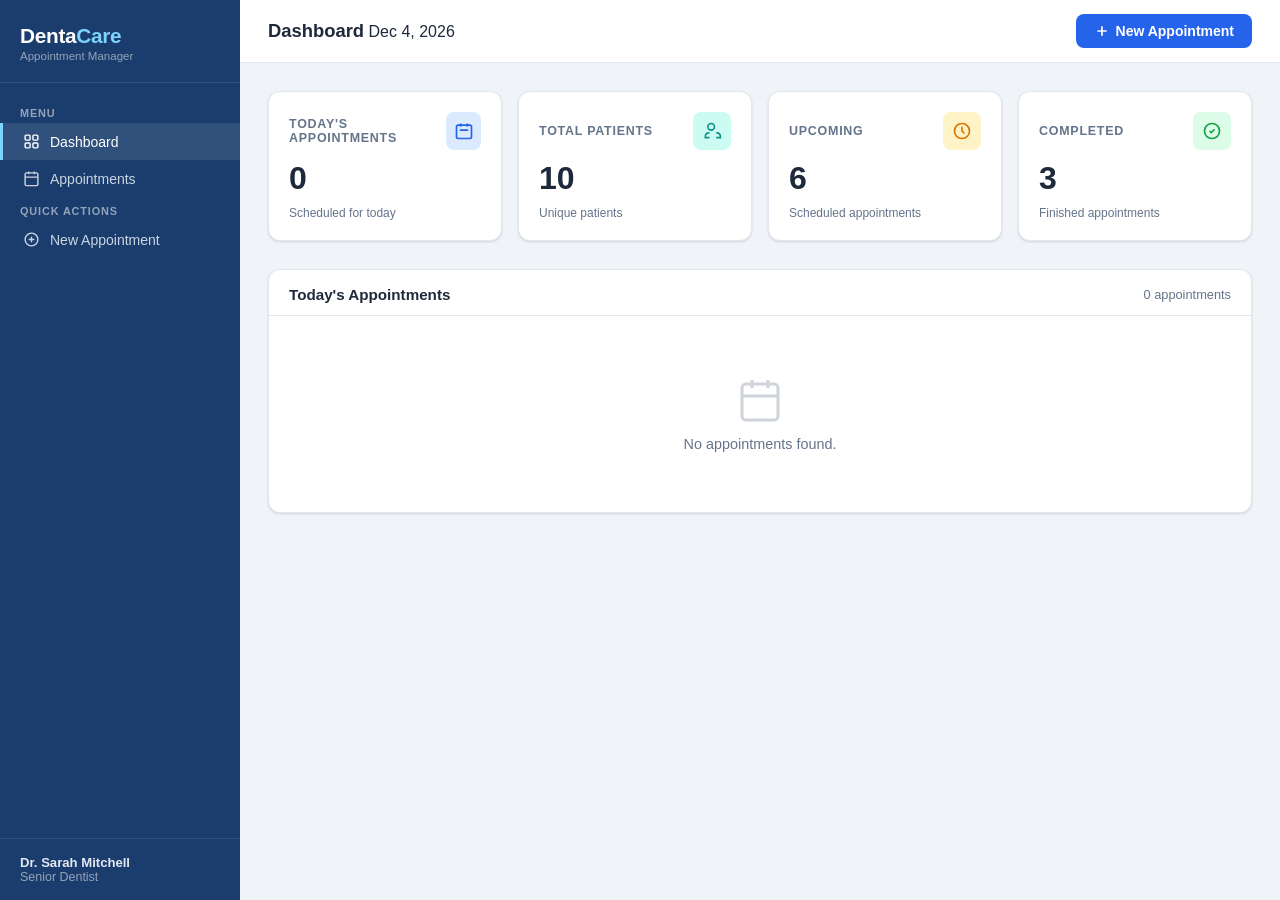
<file: index.html>
<!DOCTYPE html>
<html lang="en">
<head>
<meta charset="UTF-8">
<meta name="viewport" content="width=device-width, initial-scale=1.0">
<title>DentaCare — Appointment Manager</title>
<style>
  *, *::before, *::after { box-sizing: border-box; margin: 0; padding: 0; }

  :root {
    --blue-dark:  #1a3d6e;
    --blue:       #2563eb;
    --blue-light: #dbeafe;
    --teal:       #0d9488;
    --teal-light: #ccfbf1;
    --bg:         #f0f4f8;
    --white:      #ffffff;
    --card:       #ffffff;
    --border:     #e2e8f0;
    --text:       #1e293b;
    --muted:      #64748b;
    --red:        #dc2626;
    --red-light:  #fee2e2;
    --green:      #16a34a;
    --green-light:#dcfce7;
    --amber:      #d97706;
    --amber-light:#fef3c7;
    --shadow:     0 1px 3px rgba(0,0,0,.08), 0 1px 2px rgba(0,0,0,.06);
    --shadow-lg:  0 10px 25px rgba(0,0,0,.12);
    --radius:     12px;
    --radius-sm:  8px;
  }

  body {
    font-family: -apple-system, BlinkMacSystemFont, 'Segoe UI', Roboto, sans-serif;
    background: var(--bg);
    color: var(--text);
    min-height: 100vh;
  }

  /* ── Sidebar ── */
  .layout { display: flex; min-height: 100vh; }

  .sidebar {
    width: 240px; flex-shrink: 0;
    background: var(--blue-dark);
    color: #fff;
    display: flex; flex-direction: column;
    position: fixed; top: 0; left: 0; height: 100vh;
    z-index: 100;
  }

  .sidebar-brand {
    padding: 24px 20px 20px;
    border-bottom: 1px solid rgba(255,255,255,.1);
  }
  .sidebar-brand h1 { font-size: 1.3rem; font-weight: 700; letter-spacing: -.3px; }
  .sidebar-brand span { color: #7dd3fc; }
  .sidebar-brand p { font-size: .72rem; color: #94a3b8; margin-top: 2px; }

  .sidebar-nav { flex: 1; padding: 16px 0; }
  .nav-section { padding: 8px 20px 4px; font-size: .68rem; font-weight: 600;
    text-transform: uppercase; letter-spacing: .08em; color: #94a3b8; }
  .nav-item {
    display: flex; align-items: center; gap: 10px;
    padding: 10px 20px; cursor: pointer; font-size: .875rem;
    color: #cbd5e1; border-left: 3px solid transparent;
    transition: all .15s;
  }
  .nav-item:hover { background: rgba(255,255,255,.06); color: #fff; }
  .nav-item.active { background: rgba(255,255,255,.1); color: #fff; border-left-color: #7dd3fc; }
  .nav-item svg { width: 17px; height: 17px; flex-shrink: 0; }

  .sidebar-footer {
    padding: 16px 20px;
    border-top: 1px solid rgba(255,255,255,.1);
    font-size: .78rem; color: #94a3b8;
  }
  .sidebar-footer strong { display: block; color: #e2e8f0; font-size: .82rem; }

  /* ── Main ── */
  .main { margin-left: 240px; flex: 1; display: flex; flex-direction: column; }

  .topbar {
    background: var(--white); border-bottom: 1px solid var(--border);
    padding: 14px 28px; display: flex; align-items: center; justify-content: space-between;
    position: sticky; top: 0; z-index: 50;
  }
  .topbar-title { font-size: 1.15rem; font-weight: 700; color: var(--text); }
  .topbar-title span { color: var(--muted); font-weight: 400; font-size: .9rem; margin-left: 8px; }
  .btn-primary {
    display: inline-flex; align-items: center; gap: 6px;
    background: var(--blue); color: #fff; border: none;
    padding: 9px 18px; border-radius: var(--radius-sm);
    font-size: .875rem; font-weight: 600; cursor: pointer;
    transition: background .15s, transform .1s;
  }
  .btn-primary:hover { background: #1d4ed8; }
  .btn-primary:active { transform: scale(.98); }
  .btn-primary svg { width: 16px; height: 16px; }

  .content { padding: 28px; flex: 1; }

  /* ── Dashboard Cards ── */
  .stats-grid { display: grid; grid-template-columns: repeat(4,1fr); gap: 16px; margin-bottom: 28px; }

  .stat-card {
    background: var(--card); border-radius: var(--radius);
    padding: 20px; box-shadow: var(--shadow);
    display: flex; flex-direction: column; gap: 12px;
    border: 1px solid var(--border);
    transition: box-shadow .2s;
  }
  .stat-card:hover { box-shadow: var(--shadow-lg); }
  .stat-card-header { display: flex; align-items: center; justify-content: space-between; }
  .stat-label { font-size: .78rem; font-weight: 600; text-transform: uppercase;
    letter-spacing: .06em; color: var(--muted); }
  .stat-icon {
    width: 38px; height: 38px; border-radius: var(--radius-sm);
    display: flex; align-items: center; justify-content: center;
  }
  .stat-icon svg { width: 20px; height: 20px; }
  .stat-icon.blue { background: var(--blue-light); color: var(--blue); }
  .stat-icon.teal { background: var(--teal-light); color: var(--teal); }
  .stat-icon.green { background: var(--green-light); color: var(--green); }
  .stat-icon.amber { background: var(--amber-light); color: var(--amber); }
  .stat-value { font-size: 2rem; font-weight: 800; line-height: 1; }
  .stat-sub { font-size: .75rem; color: var(--muted); }

  /* ── Filters ── */
  .filters-bar {
    background: var(--card); border-radius: var(--radius);
    padding: 16px 20px; box-shadow: var(--shadow);
    border: 1px solid var(--border);
    display: flex; align-items: center; gap: 14px; flex-wrap: wrap;
    margin-bottom: 20px;
  }
  .filter-group { display: flex; align-items: center; gap: 8px; }
  .filter-group label { font-size: .8rem; font-weight: 600; color: var(--muted); white-space: nowrap; }
  .filter-input, .filter-select {
    border: 1px solid var(--border); border-radius: var(--radius-sm);
    padding: 7px 11px; font-size: .83rem; color: var(--text);
    background: var(--white); outline: none; transition: border-color .15s;
  }
  .filter-input:focus, .filter-select:focus { border-color: var(--blue); }
  .filter-input { min-width: 150px; }
  .btn-ghost {
    background: none; border: 1px solid var(--border);
    padding: 7px 14px; border-radius: var(--radius-sm);
    font-size: .83rem; font-weight: 500; cursor: pointer; color: var(--muted);
    transition: all .15s;
  }
  .btn-ghost:hover { border-color: var(--blue); color: var(--blue); }

  /* ── Table / List ── */
  .table-card {
    background: var(--card); border-radius: var(--radius);
    box-shadow: var(--shadow); border: 1px solid var(--border);
    overflow: hidden;
  }
  .table-header {
    padding: 16px 20px 12px;
    display: flex; align-items: center; justify-content: space-between;
    border-bottom: 1px solid var(--border);
  }
  .table-title { font-size: .95rem; font-weight: 700; }
  .table-count { font-size: .8rem; color: var(--muted); }

  table { width: 100%; border-collapse: collapse; }
  thead th {
    padding: 10px 16px; font-size: .75rem; font-weight: 700;
    text-transform: uppercase; letter-spacing: .06em; color: var(--muted);
    background: #f8fafc; text-align: left; border-bottom: 1px solid var(--border);
  }
  tbody tr { border-bottom: 1px solid var(--border); transition: background .1s; }
  tbody tr:last-child { border-bottom: none; }
  tbody tr:hover { background: #f8fafc; }
  tbody td { padding: 13px 16px; font-size: .875rem; vertical-align: middle; }

  .patient-cell { display: flex; align-items: center; gap: 10px; }
  .avatar {
    width: 34px; height: 34px; border-radius: 50%;
    display: flex; align-items: center; justify-content: center;
    font-size: .78rem; font-weight: 700; flex-shrink: 0;
  }
  .patient-name { font-weight: 600; }
  .patient-id { font-size: .72rem; color: var(--muted); }

  /* Status Badges */
  .badge {
    display: inline-flex; align-items: center; gap: 5px;
    padding: 4px 10px; border-radius: 999px;
    font-size: .72rem; font-weight: 700; text-transform: uppercase; letter-spacing: .04em;
  }
  .badge::before { content: ''; width: 6px; height: 6px; border-radius: 50%; background: currentColor; }
  .badge.scheduled { background: var(--blue-light); color: var(--blue); }
  .badge.completed  { background: var(--green-light); color: var(--green); }
  .badge.cancelled  { background: var(--red-light); color: var(--red); }

  /* Treatment chip */
  .treatment-chip {
    display: inline-block; padding: 3px 9px; border-radius: var(--radius-sm);
    font-size: .75rem; font-weight: 500; background: #f1f5f9; color: var(--muted);
    border: 1px solid var(--border);
  }

  /* Actions */
  .actions { display: flex; gap: 6px; }
  .btn-icon {
    width: 30px; height: 30px; border-radius: var(--radius-sm);
    display: inline-flex; align-items: center; justify-content: center;
    border: 1px solid var(--border); background: none; cursor: pointer;
    color: var(--muted); transition: all .15s;
  }
  .btn-icon:hover.edit  { border-color: var(--blue); color: var(--blue); background: var(--blue-light); }
  .btn-icon:hover.cancel { border-color: var(--red); color: var(--red); background: var(--red-light); }
  .btn-icon svg { width: 14px; height: 14px; }

  .empty-state {
    text-align: center; padding: 60px 20px; color: var(--muted);
  }
  .empty-state svg { width: 48px; height: 48px; margin: 0 auto 12px; opacity: .3; display: block; }
  .empty-state p { font-size: .9rem; }

  /* ── Modal ── */
  .modal-overlay {
    position: fixed; inset: 0; background: rgba(15,23,42,.5);
    backdrop-filter: blur(4px);
    display: flex; align-items: center; justify-content: center;
    z-index: 200; padding: 20px;
    opacity: 0; pointer-events: none; transition: opacity .2s;
  }
  .modal-overlay.open { opacity: 1; pointer-events: all; }

  .modal {
    background: var(--white); border-radius: var(--radius);
    box-shadow: var(--shadow-lg); width: 100%; max-width: 540px;
    max-height: 90vh; overflow-y: auto;
    transform: translateY(16px) scale(.98);
    transition: transform .2s;
  }
  .modal-overlay.open .modal { transform: translateY(0) scale(1); }

  .modal-header {
    padding: 20px 24px 16px;
    border-bottom: 1px solid var(--border);
    display: flex; align-items: center; justify-content: space-between;
  }
  .modal-header h2 { font-size: 1.05rem; font-weight: 700; }
  .modal-close {
    width: 30px; height: 30px; border-radius: var(--radius-sm);
    border: 1px solid var(--border); background: none; cursor: pointer;
    color: var(--muted); display: flex; align-items: center; justify-content: center;
    font-size: 1.1rem; transition: all .15s;
  }
  .modal-close:hover { background: var(--red-light); color: var(--red); border-color: var(--red); }

  .modal-body { padding: 20px 24px; }
  .form-grid { display: grid; grid-template-columns: 1fr 1fr; gap: 16px; }
  .form-group { display: flex; flex-direction: column; gap: 5px; }
  .form-group.full { grid-column: 1 / -1; }
  .form-group label { font-size: .8rem; font-weight: 600; color: var(--muted); }
  .form-control {
    border: 1px solid var(--border); border-radius: var(--radius-sm);
    padding: 9px 12px; font-size: .875rem; color: var(--text);
    background: var(--white); outline: none; transition: border-color .15s, box-shadow .15s;
    font-family: inherit; width: 100%;
  }
  .form-control:focus { border-color: var(--blue); box-shadow: 0 0 0 3px rgba(37,99,235,.1); }
  textarea.form-control { resize: vertical; min-height: 80px; }
  .form-control.error { border-color: var(--red); }
  .error-msg { font-size: .72rem; color: var(--red); }

  .modal-footer {
    padding: 16px 24px 20px;
    border-top: 1px solid var(--border);
    display: flex; gap: 10px; justify-content: flex-end;
  }
  .btn-secondary {
    background: none; border: 1px solid var(--border);
    padding: 9px 18px; border-radius: var(--radius-sm);
    font-size: .875rem; font-weight: 600; cursor: pointer; color: var(--muted);
    transition: all .15s;
  }
  .btn-secondary:hover { border-color: var(--blue); color: var(--blue); }

  /* Confirm dialog */
  .confirm-overlay {
    position: fixed; inset: 0; background: rgba(15,23,42,.5);
    backdrop-filter: blur(4px);
    display: flex; align-items: center; justify-content: center;
    z-index: 300; padding: 20px;
    opacity: 0; pointer-events: none; transition: opacity .2s;
  }
  .confirm-overlay.open { opacity: 1; pointer-events: all; }
  .confirm-box {
    background: var(--white); border-radius: var(--radius); padding: 28px 24px;
    max-width: 380px; width: 100%; box-shadow: var(--shadow-lg);
    text-align: center;
    transform: scale(.96); transition: transform .2s;
  }
  .confirm-overlay.open .confirm-box { transform: scale(1); }
  .confirm-icon { width: 52px; height: 52px; background: var(--red-light); border-radius: 50%;
    display: flex; align-items: center; justify-content: center; margin: 0 auto 14px; }
  .confirm-icon svg { width: 26px; height: 26px; color: var(--red); }
  .confirm-box h3 { font-size: 1rem; font-weight: 700; margin-bottom: 8px; }
  .confirm-box p { font-size: .875rem; color: var(--muted); margin-bottom: 20px; }
  .confirm-btns { display: flex; gap: 10px; justify-content: center; }
  .btn-danger {
    background: var(--red); color: #fff; border: none;
    padding: 9px 20px; border-radius: var(--radius-sm);
    font-size: .875rem; font-weight: 600; cursor: pointer;
    transition: background .15s;
  }
  .btn-danger:hover { background: #b91c1c; }

  /* Toast */
  .toast-container { position: fixed; bottom: 24px; right: 24px; z-index: 500;
    display: flex; flex-direction: column; gap: 8px; }
  .toast {
    background: var(--text); color: #fff;
    padding: 12px 18px; border-radius: var(--radius-sm);
    font-size: .83rem; font-weight: 500;
    box-shadow: var(--shadow-lg);
    display: flex; align-items: center; gap: 8px;
    transform: translateX(120%); transition: transform .3s cubic-bezier(.34,1.56,.64,1);
    max-width: 320px;
  }
  .toast.show { transform: translateX(0); }
  .toast.success { background: var(--green); }
  .toast.error { background: var(--red); }
  .toast svg { width: 16px; height: 16px; flex-shrink: 0; }

  /* Page views */
  .page { display: none; }
  .page.active { display: block; }

  /* Responsive */
  @media (max-width: 900px) {
    .stats-grid { grid-template-columns: repeat(2,1fr); }
    .sidebar { width: 200px; }
    .main { margin-left: 200px; }
  }
  @media (max-width: 640px) {
    .sidebar { display: none; }
    .main { margin-left: 0; }
    .stats-grid { grid-template-columns: 1fr 1fr; }
    .form-grid { grid-template-columns: 1fr; }
  }

  /* Avatar color palette */
  .av-0 { background: #dbeafe; color: #1d4ed8; }
  .av-1 { background: #dcfce7; color: #15803d; }
  .av-2 { background: #fce7f3; color: #be185d; }
  .av-3 { background: #fef9c3; color: #a16207; }
  .av-4 { background: #ede9fe; color: #6d28d9; }
  .av-5 { background: #ffedd5; color: #c2410c; }
  .av-6 { background: #ccfbf1; color: #0f766e; }
  .av-7 { background: #e0f2fe; color: #0369a1; }
</style>
</head>
<body>

<div class="layout">
  <!-- Sidebar -->
  <aside class="sidebar">
    <div class="sidebar-brand">
      <h1>Denta<span>Care</span></h1>
      <p>Appointment Manager</p>
    </div>
    <nav class="sidebar-nav">
      <div class="nav-section">Menu</div>
      <div class="nav-item active" onclick="showPage('dashboard', this)">
        <svg fill="none" stroke="currentColor" viewBox="0 0 24 24"><rect x="3" y="3" width="7" height="7" rx="1.5" stroke-width="2"/><rect x="14" y="3" width="7" height="7" rx="1.5" stroke-width="2"/><rect x="3" y="14" width="7" height="7" rx="1.5" stroke-width="2"/><rect x="14" y="14" width="7" height="7" rx="1.5" stroke-width="2"/></svg>
        Dashboard
      </div>
      <div class="nav-item" onclick="showPage('appointments', this)">
        <svg fill="none" stroke="currentColor" viewBox="0 0 24 24"><rect x="3" y="4" width="18" height="18" rx="2" stroke-width="2"/><path stroke-width="2" d="M16 2v4M8 2v4M3 10h18"/></svg>
        Appointments
      </div>
      <div class="nav-section">Quick Actions</div>
      <div class="nav-item" onclick="openModal()">
        <svg fill="none" stroke="currentColor" viewBox="0 0 24 24"><circle cx="12" cy="12" r="9" stroke-width="2"/><path stroke-width="2" d="M12 8v8M8 12h8"/></svg>
        New Appointment
      </div>
    </nav>
    <div class="sidebar-footer">
      <strong>Dr. Sarah Mitchell</strong>
      Senior Dentist
    </div>
  </aside>

  <!-- Main -->
  <div class="main">
    <header class="topbar">
      <div>
        <span class="topbar-title" id="page-title">Dashboard</span>
        <span id="page-date"></span>
      </div>
      <button class="btn-primary" onclick="openModal()">
        <svg fill="none" stroke="currentColor" viewBox="0 0 24 24"><path stroke-width="2.5" d="M12 5v14M5 12h14"/></svg>
        New Appointment
      </button>
    </header>

    <div class="content">

      <!-- Dashboard Page -->
      <div class="page active" id="page-dashboard">
        <div class="stats-grid" id="stats-grid"></div>
        <div class="table-card">
          <div class="table-header">
            <span class="table-title">Today's Appointments</span>
            <span class="table-count" id="today-count"></span>
          </div>
          <div id="today-table-body"></div>
        </div>
      </div>

      <!-- Appointments Page -->
      <div class="page" id="page-appointments">
        <div class="filters-bar">
          <div class="filter-group">
            <label>Date</label>
            <input type="date" class="filter-input" id="filter-date" oninput="applyFilters()">
          </div>
          <div class="filter-group">
            <label>Status</label>
            <select class="filter-select" id="filter-status" onchange="applyFilters()">
              <option value="">All Statuses</option>
              <option value="scheduled">Scheduled</option>
              <option value="completed">Completed</option>
              <option value="cancelled">Cancelled</option>
            </select>
          </div>
          <div class="filter-group">
            <label>Treatment</label>
            <select class="filter-select" id="filter-treatment" onchange="applyFilters()">
              <option value="">All Treatments</option>
            </select>
          </div>
          <button class="btn-ghost" onclick="clearFilters()">Clear</button>
        </div>
        <div class="table-card">
          <div class="table-header">
            <span class="table-title">All Appointments</span>
            <span class="table-count" id="all-count"></span>
          </div>
          <div id="all-table-body"></div>
        </div>
      </div>

    </div>
  </div>
</div>

<!-- Add/Edit Modal -->
<div class="modal-overlay" id="modal-overlay" onclick="handleOverlayClick(event)">
  <div class="modal">
    <div class="modal-header">
      <h2 id="modal-title">New Appointment</h2>
      <button class="modal-close" onclick="closeModal()">&#x2715;</button>
    </div>
    <div class="modal-body">
      <div class="form-grid">
        <div class="form-group full">
          <label>Patient Name *</label>
          <input type="text" class="form-control" id="f-name" placeholder="Full name">
          <span class="error-msg" id="err-name"></span>
        </div>
        <div class="form-group">
          <label>Date *</label>
          <input type="date" class="form-control" id="f-date">
          <span class="error-msg" id="err-date"></span>
        </div>
        <div class="form-group">
          <label>Time *</label>
          <input type="time" class="form-control" id="f-time">
          <span class="error-msg" id="err-time"></span>
        </div>
        <div class="form-group">
          <label>Treatment Type *</label>
          <select class="form-control" id="f-treatment">
            <option value="">Select treatment</option>
            <option>Cleaning</option>
            <option>Filling</option>
            <option>Root Canal</option>
            <option>Extraction</option>
            <option>Whitening</option>
            <option>Checkup</option>
            <option>Crown</option>
            <option>Braces</option>
          </select>
          <span class="error-msg" id="err-treatment"></span>
        </div>
        <div class="form-group">
          <label>Dentist *</label>
          <select class="form-control" id="f-dentist">
            <option value="">Select dentist</option>
            <option>Dr. Sarah Mitchell</option>
            <option>Dr. James Okafor</option>
            <option>Dr. Lisa Chen</option>
            <option>Dr. Robert Hayes</option>
          </select>
          <span class="error-msg" id="err-dentist"></span>
        </div>
        <div class="form-group full">
          <label>Notes</label>
          <textarea class="form-control" id="f-notes" placeholder="Any special notes or concerns&#x2026;"></textarea>
        </div>
      </div>
    </div>
    <div class="modal-footer">
      <button class="btn-secondary" onclick="closeModal()">Cancel</button>
      <button class="btn-primary" onclick="saveAppointment()">
        <svg fill="none" stroke="currentColor" viewBox="0 0 24 24"><path stroke-width="2.5" d="M5 13l4 4L19 7"/></svg>
        <span id="modal-save-text">Save Appointment</span>
      </button>
    </div>
  </div>
</div>

<!-- Confirm Cancel Dialog -->
<div class="confirm-overlay" id="confirm-overlay">
  <div class="confirm-box">
    <div class="confirm-icon">
      <svg fill="none" stroke="currentColor" viewBox="0 0 24 24"><path stroke-width="2" d="M12 9v4m0 4h.01M10.29 3.86L1.82 18a2 2 0 001.71 3h16.94a2 2 0 001.71-3L13.71 3.86a2 2 0 00-3.42 0z"/></svg>
    </div>
    <h3>Cancel Appointment?</h3>
    <p>This appointment will be marked as cancelled. This action cannot be undone.</p>
    <div class="confirm-btns">
      <button class="btn-secondary" onclick="closeConfirm()">Keep It</button>
      <button class="btn-danger" onclick="confirmCancel()">Yes, Cancel</button>
    </div>
  </div>
</div>

<!-- Toast -->
<div class="toast-container" id="toast-container"></div>

<script>
// ── State ──────────────────────────────────────────────
const TODAY = new Date().toISOString().slice(0, 10);

let appointments = [
  { id:1,  name:"Emma Thompson",   date:"2026-06-04", time:"09:00", treatment:"Cleaning",   dentist:"Dr. Sarah Mitchell", notes:"Regular 6-month cleaning.",                status:"scheduled"  },
  { id:2,  name:"Carlos Rivera",   date:"2026-06-04", time:"10:30", treatment:"Filling",    dentist:"Dr. James Okafor",   notes:"Lower-left molar, composite resin.",      status:"scheduled"  },
  { id:3,  name:"Priya Sharma",    date:"2026-06-04", time:"14:00", treatment:"Checkup",    dentist:"Dr. Lisa Chen",      notes:"",                                        status:"completed"  },
  { id:4,  name:"David Kim",       date:"2026-06-03", time:"11:00", treatment:"Root Canal", dentist:"Dr. Robert Hayes",   notes:"Severe pain reported last visit.",         status:"completed"  },
  { id:5,  name:"Sofia Andersen",  date:"2026-06-03", time:"15:30", treatment:"Whitening",  dentist:"Dr. Sarah Mitchell", notes:"Patient requested max shade.",             status:"cancelled"  },
  { id:6,  name:"James O'Brien",   date:"2026-06-05", time:"08:30", treatment:"Crown",      dentist:"Dr. Lisa Chen",      notes:"Temporary crown placed last visit.",       status:"scheduled"  },
  { id:7,  name:"Aisha Patel",     date:"2026-06-05", time:"13:00", treatment:"Braces",     dentist:"Dr. Robert Hayes",   notes:"Monthly adjustment.",                     status:"scheduled"  },
  { id:8,  name:"Michael Torres",  date:"2026-06-06", time:"09:30", treatment:"Extraction", dentist:"Dr. James Okafor",   notes:"Wisdom tooth extraction, upper-right.",   status:"scheduled"  },
  { id:9,  name:"Lily Nguyen",     date:"2026-06-07", time:"11:30", treatment:"Checkup",    dentist:"Dr. Sarah Mitchell", notes:"New patient intake.",                     status:"scheduled"  },
  { id:10, name:"Ben Kowalski",    date:"2026-05-28", time:"10:00", treatment:"Cleaning",   dentist:"Dr. Lisa Chen",      notes:"Sensitive gums noted.",                   status:"completed"  },
];
let nextId = 11;
let editId = null;
let cancelTargetId = null;

// ── Utilities ──────────────────────────────────────────
const $ = id => document.getElementById(id);
const fmtDate = s => {
  if (!s) return '—';
  const [y,m,d] = s.split('-');
  return new Date(+y,+m-1,+d).toLocaleDateString('en-US',{month:'short',day:'numeric',year:'numeric'});
};
const fmtTime = t => {
  const [h,min] = t.split(':');
  const hr = +h; const ampm = hr>=12?'PM':'AM';
  return `${hr%12||12}:${min} ${ampm}`;
};
const initials = name => name.split(' ').slice(0,2).map(p=>p[0]).join('').toUpperCase();
const avClass  = name => 'av-' + (name.charCodeAt(0) % 8);

function showToast(msg, type='success') {
  const tc = $('toast-container');
  const icons = {
    success: '<svg fill="none" stroke="currentColor" viewBox="0 0 24 24"><path stroke-width="2.5" d="M5 13l4 4L19 7"/></svg>',
    error:   '<svg fill="none" stroke="currentColor" viewBox="0 0 24 24"><path stroke-width="2" d="M6 18L18 6M6 6l12 12"/></svg>',
  };
  const el = document.createElement('div');
  el.className = `toast ${type}`;
  el.innerHTML = (icons[type]||'') + msg;
  tc.appendChild(el);
  requestAnimationFrame(() => { requestAnimationFrame(() => el.classList.add('show')); });
  setTimeout(() => {
    el.classList.remove('show');
    setTimeout(() => { if (tc.contains(el)) tc.removeChild(el); }, 400);
  }, 3200);
}

// ── Navigation ─────────────────────────────────────────
function showPage(name, navEl) {
  document.querySelectorAll('.page').forEach(p => p.classList.remove('active'));
  $(`page-${name}`).classList.add('active');
  document.querySelectorAll('.nav-item').forEach(n => n.classList.remove('active'));
  if (navEl) navEl.classList.add('active');
  $('page-title').textContent = name === 'dashboard' ? 'Dashboard' : 'Appointments';
  if (name === 'appointments') renderAppointments();
  if (name === 'dashboard') renderDashboard();
}

// ── Render helpers ─────────────────────────────────────
function renderBadge(status) {
  return `<span class="badge ${status}">${status}</span>`;
}

function renderRow(appt) {
  const isScheduled = appt.status === 'scheduled';
  const disabledAttr = isScheduled ? '' : 'disabled style="opacity:.38;cursor:not-allowed"';
  return `<tr>
    <td>
      <div class="patient-cell">
        <div class="avatar ${avClass(appt.name)}">${initials(appt.name)}</div>
        <div><div class="patient-name">${appt.name}</div><div class="patient-id">#PT-${String(appt.id).padStart(4,'0')}</div></div>
      </div>
    </td>
    <td>${fmtDate(appt.date)}</td>
    <td>${fmtTime(appt.time)}</td>
    <td><span class="treatment-chip">${appt.treatment}</span></td>
    <td>${appt.dentist}</td>
    <td>${renderBadge(appt.status)}</td>
    <td>
      <div class="actions">
        <button class="btn-icon edit" title="Edit" onclick="editAppointment(${appt.id})" ${disabledAttr}>
          <svg fill="none" stroke="currentColor" viewBox="0 0 24 24"><path stroke-width="2" d="M11 5H6a2 2 0 00-2 2v11a2 2 0 002 2h11a2 2 0 002-2v-5m-1.414-9.414a2 2 0 112.828 2.828L11.828 15H9v-2.828l8.586-8.586z"/></svg>
        </button>
        <button class="btn-icon cancel" title="Cancel appointment" onclick="askCancel(${appt.id})" ${disabledAttr}>
          <svg fill="none" stroke="currentColor" viewBox="0 0 24 24"><path stroke-width="2" d="M6 18L18 6M6 6l12 12"/></svg>
        </button>
      </div>
    </td>
  </tr>`;
}

function renderTable(rows, containerId) {
  const cont = $(containerId);
  if (!rows.length) {
    cont.innerHTML = `<div class="empty-state">
      <svg fill="none" stroke="currentColor" viewBox="0 0 24 24"><rect x="3" y="4" width="18" height="18" rx="2" stroke-width="1.5"/><path stroke-width="1.5" d="M16 2v4M8 2v4M3 10h18"/></svg>
      <p>No appointments found.</p>
    </div>`;
    return;
  }
  cont.innerHTML = `<table>
    <thead><tr>
      <th>Patient</th><th>Date</th><th>Time</th><th>Treatment</th><th>Dentist</th><th>Status</th><th>Actions</th>
    </tr></thead>
    <tbody>${rows.map(renderRow).join('')}</tbody>
  </table>`;
}

// ── Dashboard ──────────────────────────────────────────
function renderDashboard() {
  const todayAppts = appointments.filter(a => a.date === TODAY);
  const scheduled  = appointments.filter(a => a.status === 'scheduled');
  const completed  = appointments.filter(a => a.status === 'completed');
  const total      = new Set(appointments.map(a => a.name)).size;

  $('stats-grid').innerHTML = `
    ${statCard("Today's Appointments", todayAppts.length, 'Scheduled for today', 'blue',
      '<path stroke-width="2" d="M8 7V3m8 4V3m-9 8h10M5 21h14a2 2 0 002-2V7a2 2 0 00-2-2H5a2 2 0 00-2 2v12a2 2 0 002 2z"/>')}
    ${statCard('Total Patients', total, 'Unique patients', 'teal',
      '<path stroke-width="2" d="M17 20h5v-2a4 4 0 00-5-3.56M9 20H4v-2a4 4 0 015-3.56M15 7a4 4 0 11-8 0 4 4 0 018 0z"/>')}
    ${statCard('Upcoming', scheduled.length, 'Scheduled appointments', 'amber',
      '<circle cx="12" cy="12" r="9" stroke-width="2"/><path stroke-width="2" d="M12 7v5l3 3"/>')}
    ${statCard('Completed', completed.length, 'Finished appointments', 'green',
      '<path stroke-width="2" d="M9 12l2 2 4-4m6 2a9 9 0 11-18 0 9 9 0 0118 0z"/>')}
  `;

  $('today-count').textContent = `${todayAppts.length} appointment${todayAppts.length !== 1 ? 's' : ''}`;
  renderTable(todayAppts, 'today-table-body');
  $('page-date').textContent = fmtDate(TODAY);
}

function statCard(label, value, sub, color, iconPath) {
  return `<div class="stat-card">
    <div class="stat-card-header">
      <span class="stat-label">${label}</span>
      <div class="stat-icon ${color}">
        <svg fill="none" stroke="currentColor" viewBox="0 0 24 24">${iconPath}</svg>
      </div>
    </div>
    <div class="stat-value">${value}</div>
    <div class="stat-sub">${sub}</div>
  </div>`;
}

// ── Appointments Page ──────────────────────────────────
function populateTreatmentFilter() {
  const sel = $('filter-treatment');
  const existing = Array.from(sel.options).map(o => o.value);
  ['Cleaning','Filling','Root Canal','Extraction','Whitening','Checkup','Crown','Braces'].forEach(t => {
    if (!existing.includes(t)) {
      const opt = document.createElement('option');
      opt.value = opt.textContent = t;
      sel.appendChild(opt);
    }
  });
}

function applyFilters() {
  const date = $('filter-date').value;
  const status = $('filter-status').value;
  const treatment = $('filter-treatment').value;
  const filtered = appointments.filter(a =>
    (!date      || a.date === date) &&
    (!status    || a.status === status) &&
    (!treatment || a.treatment === treatment)
  );
  $('all-count').textContent = `${filtered.length} result${filtered.length !== 1 ? 's' : ''}`;
  renderTable(filtered, 'all-table-body');
}

function clearFilters() {
  $('filter-date').value = '';
  $('filter-status').value = '';
  $('filter-treatment').value = '';
  applyFilters();
}

function renderAppointments() {
  populateTreatmentFilter();
  applyFilters();
}

// ── Modal ──────────────────────────────────────────────
function openModal(id) {
  editId = id || null;
  clearFormErrors();
  if (editId) {
    const a = appointments.find(x => x.id === editId);
    $('modal-title').textContent = 'Edit Appointment';
    $('modal-save-text').textContent = 'Update Appointment';
    $('f-name').value = a.name;
    $('f-date').value = a.date;
    $('f-time').value = a.time;
    $('f-treatment').value = a.treatment;
    $('f-dentist').value = a.dentist;
    $('f-notes').value = a.notes;
  } else {
    $('modal-title').textContent = 'New Appointment';
    $('modal-save-text').textContent = 'Save Appointment';
    $('f-name').value = '';
    $('f-date').value = TODAY;
    $('f-time').value = '09:00';
    $('f-treatment').value = '';
    $('f-dentist').value = '';
    $('f-notes').value = '';
  }
  $('modal-overlay').classList.add('open');
}

function closeModal() {
  $('modal-overlay').classList.remove('open');
  editId = null;
}

function handleOverlayClick(e) {
  if (e.target === $('modal-overlay')) closeModal();
}

function clearFormErrors() {
  ['name','date','time','treatment','dentist'].forEach(f => {
    $(`f-${f}`).classList.remove('error');
    $(`err-${f}`).textContent = '';
  });
}

function validate() {
  let ok = true;
  const required = {name:'Patient name',date:'Date',time:'Time',treatment:'Treatment type',dentist:'Dentist'};
  Object.entries(required).forEach(([f, label]) => {
    const val = $(`f-${f}`).value.trim();
    if (!val) {
      $(`f-${f}`).classList.add('error');
      $(`err-${f}`).textContent = `${label} is required.`;
      ok = false;
    } else {
      $(`f-${f}`).classList.remove('error');
      $(`err-${f}`).textContent = '';
    }
  });
  return ok;
}

function saveAppointment() {
  if (!validate()) return;
  const data = {
    name: $('f-name').value.trim(),
    date: $('f-date').value,
    time: $('f-time').value,
    treatment: $('f-treatment').value,
    dentist: $('f-dentist').value,
    notes: $('f-notes').value.trim(),
  };
  if (editId) {
    const idx = appointments.findIndex(a => a.id === editId);
    appointments[idx] = { ...appointments[idx], ...data };
    showToast('Appointment updated successfully.');
  } else {
    appointments.push({ id: nextId++, status: 'scheduled', ...data });
    showToast('Appointment booked successfully.');
  }
  closeModal();
  renderDashboard();
  if ($('page-appointments').classList.contains('active')) renderAppointments();
}

// ── Edit and Cancel ────────────────────────────────────
function editAppointment(id) { openModal(id); }

function askCancel(id) {
  cancelTargetId = id;
  $('confirm-overlay').classList.add('open');
}

function closeConfirm() {
  $('confirm-overlay').classList.remove('open');
  cancelTargetId = null;
}

function confirmCancel() {
  if (!cancelTargetId) return;
  const idx = appointments.findIndex(a => a.id === cancelTargetId);
  appointments[idx].status = 'cancelled';
  closeConfirm();
  showToast('Appointment cancelled.', 'error');
  renderDashboard();
  if ($('page-appointments').classList.contains('active')) renderAppointments();
}

// ── Init ───────────────────────────────────────────────
renderDashboard();
</script>
</body>
</html>
</file>
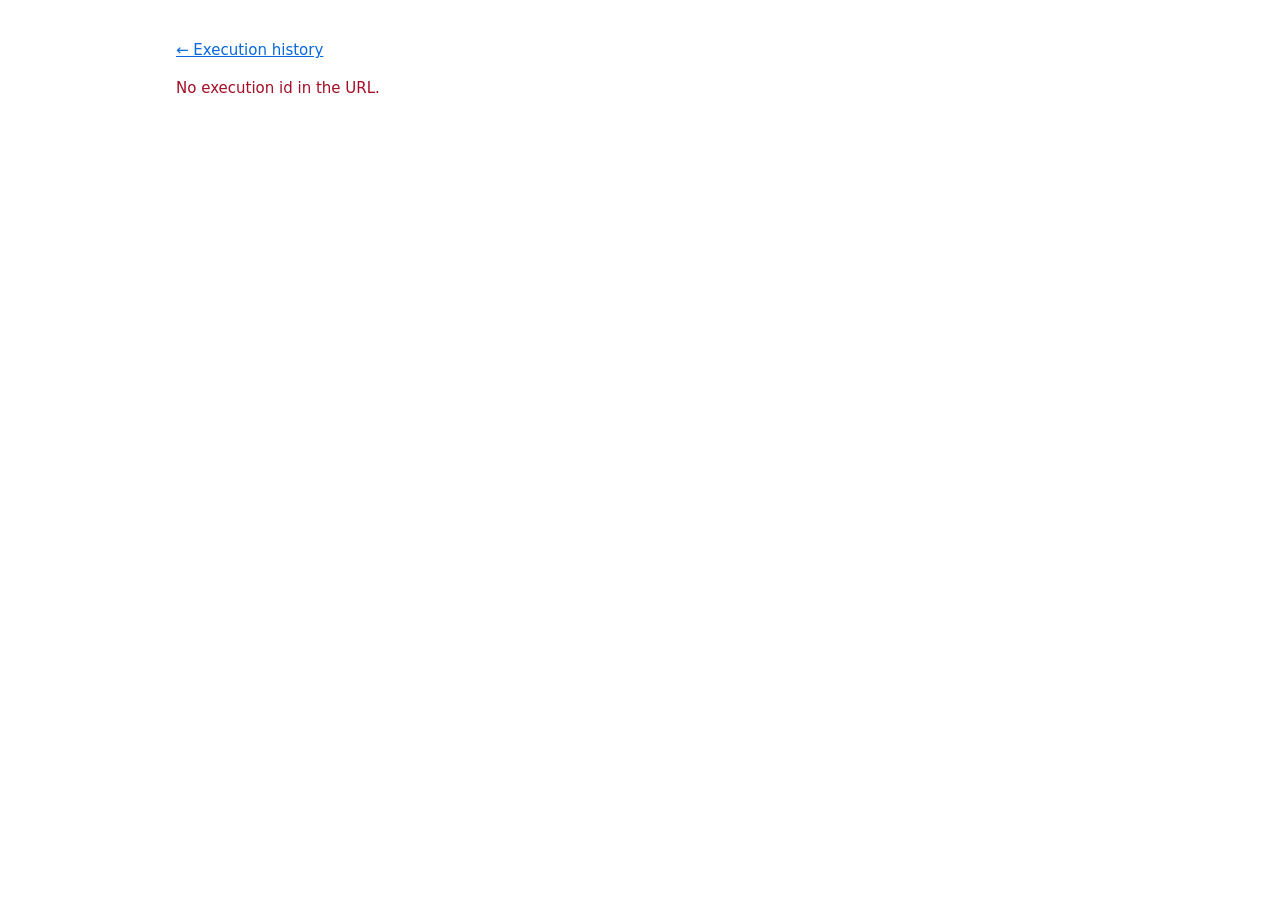
<file: workbench/src/main/resources/static/execution.html>
<!doctype html>
<html lang="en">
<head>
    <meta charset="utf-8">
    <meta name="viewport" content="width=device-width, initial-scale=1">
    <title>Execution · Orchestration Workbench</title>
    <link rel="stylesheet" href="style.css">
    <script src="app.js"></script>
</head>
<body>
    <p><a href="./">← Execution history</a></p>
    <div id="content"><p class="muted">Loading…</p></div>

    <script>
        const id = new URLSearchParams(location.search).get("id");
        let steps = [];

        /** A step's status is derived from its latest attempt; no attempts means PENDING. */
        function stepView(execution, index) {
            const attempts = execution.attempts.filter(a => a.stepIndex === index);
            const status = attempts.length ? attempts[attempts.length - 1].status : "PENDING";
            return {attempts, status};
        }

        function attemptRow(a) {
            return el("tr", {},
                el("td", {}, `Attempt ${a.attemptNo}`),
                el("td", {}, badge(a.status)),
                el("td", {}, formatTime(a.startedAt)),
                el("td", {class: "num"}, formatDuration(a.startedAt, a.finishedAt)),
                el("td", {},
                    a.errorMessage ? el("div", {class: "error"}, a.errorMessage) : null,
                    a.errorDetail ? el("details", {}, el("summary", {}, "Stack trace"), el("pre", {}, a.errorDetail)) : null));
        }

        /** One bar per attempt, positioned on the execution's time axis; parallel attempts overlap. */
        function gantt(execution) {
            const attempts = [...execution.attempts].sort((a, b) => new Date(a.startedAt) - new Date(b.startedAt));
            if (!attempts.length) {
                return null;
            }
            const start = Math.min(...attempts.map(a => new Date(a.startedAt)));
            const end = Math.max(...attempts.map(a => a.finishedAt ? new Date(a.finishedAt) : Date.now()));
            const span = Math.max(end - start, 1);
            const percent = ms => `${(100 * ms / span).toFixed(2)}%`;
            return el("div", {class: "gantt panel"},
                ...attempts.map(a => {
                    const from = new Date(a.startedAt) - start;
                    const to = (a.finishedAt ? new Date(a.finishedAt) : Date.now()) - start;
                    return el("div", {class: "gantt-row"},
                        el("div", {class: "gantt-label"}, `${a.stepIndex}. ${a.stepName} #${a.attemptNo}`),
                        el("div", {class: "gantt-track"},
                            el("div", {
                                class: `gantt-bar badge-${a.status.toLowerCase()}`,
                                style: `left: ${percent(from)}; width: ${percent(to - from)}`,
                                title: `${a.status}, ${formatDuration(a.startedAt, a.finishedAt)}`,
                            })));
                }),
                el("div", {class: "gantt-row muted"}, el("div", {class: "gantt-label"}, ""),
                    el("div", {class: "gantt-axis"}, el("span", {}, "0"), el("span", {}, formatDuration(new Date(start).toISOString(), new Date(end).toISOString())))));
        }

        function render(execution) {
            document.title = `Execution #${execution.id} · Orchestration Workbench`;
            // Recorded under an older process definition (e.g. before milestone 6)? Then step indexes
            // mean other steps: show attempts under their recorded names, and no retry (the server refuses it).
            const legacy = execution.attempts.some(a => !steps[a.stepIndex - 1] || steps[a.stepIndex - 1].name !== a.stepName);
            const retryButton = execution.status === "FAILED" && !legacy
                ? el("button", {id: "retry", type: "button", class: "primary"}, "Retry from failed step")
                : null;

            const failedNames = steps.filter(s => stepView(execution, s.index).status === "FAILED").map(s => s.name);

            const stepCard = step => {
                const view = stepView(execution, step.index);
                return el("li", {class: view.status === "PENDING" ? "pending" : null},
                    el("div", {class: "step-title"}, `${step.index}. ${step.name}`, badge(view.status),
                        view.attempts.length > 1 ? el("span", {class: "muted"}, `${view.attempts.length} attempts`) : null),
                    step.dependsOn.length ? el("div", {class: "muted after"}, `after ${step.dependsOn.join(", ")}`) : null,
                    view.attempts.length
                        ? el("div", {class: "table-wrap"}, el("table", {class: "attempts"}, el("tbody", {}, ...view.attempts.map(attemptRow))))
                        : el("div", {class: "muted"}, execution.status === "FAILED"
                            ? `Not started: ${failedNames.join(", ")} failed`
                            : "Not started yet"));
            };

            const timeline = [];
            if (legacy) {
                const recorded = [...new Map(execution.attempts.map(a => [a.stepIndex,
                    {index: a.stepIndex, name: a.stepName, dependsOn: []}])).values()];
                timeline.push(el("li", {class: "stage"},
                    el("div", {class: "stage-title"}, "Recorded steps"),
                    el("ol", {class: "timeline"}, ...recorded.map(stepCard))));
            }
            const stageCount = legacy ? 0 : Math.max(...steps.map(s => s.stage));
            for (let stage = 1; stage <= stageCount; stage++) {
                const inStage = steps.filter(s => s.stage === stage);
                timeline.push(el("li", {class: "stage"},
                    el("div", {class: "stage-title"}, `Stage ${stage}`,
                        inStage.length > 1 ? el("span", {class: "muted"}, ` · ${inStage.length} independent steps`) : null),
                    el("ol", {class: "timeline"}, ...inStage.map(stepCard))));
            }

            document.getElementById("content").replaceChildren(...[
                el("h1", {}, `Execution #${execution.id} `, badge(execution.status)),
                el("div", {class: "header panel"},
                    el("div", {}, el("span", {}, "Simulation"), formatSimulation(execution.simulation)),
                    el("div", {}, el("span", {}, "Started"), formatTime(execution.startedAt)),
                    el("div", {}, el("span", {}, "Finished"), formatTime(execution.finishedAt)),
                    el("div", {}, el("span", {}, "Duration"), formatDuration(execution.startedAt, execution.finishedAt))),
                el("div", {id: "message"}, legacy ? el("p", {class: "muted"},
                    "This execution was recorded under an older process definition. Its attempts are shown "
                    + "under their recorded step names; it cannot be retried.") : null),
                retryButton,
                el("h2", {}, "Gantt"),
                gantt(execution),
                el("h2", {}, "Timeline"),
                el("ol", {class: "stages"}, ...timeline),
            ].filter(Boolean)); // replaceChildren() would render a null retryButton as the text "null"

            if (retryButton) {
                retryButton.addEventListener("click", retry);
            }
        }

        async function retry(event) {
            event.target.disabled = true; // blocks double clicks; the server's 409 guarantees correctness
            try {
                render(await api(`/api/executions/${id}/retry`, {method: "POST"}));
            } catch (e) {
                if (e.status === 409) { // someone else retried first: show why, then the current state
                    render(await api(`/api/executions/${id}`));
                }
                document.getElementById("message").replaceChildren(el("p", {class: "error"}, `Retry rejected: ${e.message}`));
                event.target.disabled = false;
            }
        }

        async function load() {
            if (!id) {
                showError("content", "No execution id in the URL.");
                return;
            }
            try {
                steps = await api("/api/executions/steps");
                render(await api(`/api/executions/${encodeURIComponent(id)}`));
            } catch (e) {
                showError("content", e.status === 404 ? `Execution ${id} not found.` : `Could not load execution: ${e.message}`);
            }
        }

        load();
    </script>
</body>
</html>
</file>
<file: workbench/src/main/resources/static/style.css>
:root {
    --bg: #ffffff;
    --fg: #1f2328;
    --muted: #656d76;
    --border: #d0d7de;
    --panel: #f6f8fa;
    --link: #0969da;
    --ok-bg: #dafbe1; --ok-fg: #116329;
    --fail-bg: #ffebe9; --fail-fg: #a40e26;
    --run-bg: #fff8c5; --run-fg: #7d4e00;
    --pending-bg: #eaeef2; --pending-fg: #57606a;
}

@media (prefers-color-scheme: dark) {
    :root {
        --bg: #0d1117;
        --fg: #e6edf3;
        --muted: #8d96a0;
        --border: #30363d;
        --panel: #161b22;
        --link: #4493f8;
        --ok-bg: #12361f; --ok-fg: #56d364;
        --fail-bg: #3d1214; --fail-fg: #ff7b72;
        --run-bg: #3b2e05; --run-fg: #e3b341;
        --pending-bg: #21262d; --pending-fg: #8d96a0;
    }
}

* { box-sizing: border-box; }

body {
    margin: 0 auto;
    max-width: 960px;
    padding: 24px 16px 48px;
    background: var(--bg);
    color: var(--fg);
    font: 15px/1.5 system-ui, -apple-system, "Segoe UI", sans-serif;
}

a { color: var(--link); }
h1 { font-size: 22px; margin: 0 0 4px; }
h2 { font-size: 17px; margin: 28px 0 8px; }
.muted { color: var(--muted); }
.error { color: var(--fail-fg); }

.panel {
    background: var(--panel);
    border: 1px solid var(--border);
    border-radius: 8px;
    padding: 12px 16px;
}

form.panel { display: flex; flex-wrap: wrap; gap: 12px; align-items: end; }
label { display: flex; flex-direction: column; font-size: 13px; color: var(--muted); gap: 4px; }
select, input, button { font: inherit; padding: 5px 8px; border: 1px solid var(--border); border-radius: 6px; background: var(--bg); color: var(--fg); }
button { cursor: pointer; font-weight: 600; }
button:disabled { opacity: 0.6; cursor: default; }
button.primary { background: var(--link); border-color: var(--link); color: #fff; }

.table-wrap { overflow-x: auto; }
table { width: 100%; border-collapse: collapse; }
th, td { text-align: left; padding: 8px 10px; border-bottom: 1px solid var(--border); vertical-align: top; }
th { font-size: 13px; color: var(--muted); font-weight: 600; }
td.num, th.num { text-align: right; font-variant-numeric: tabular-nums; }

.badge { display: inline-block; padding: 1px 8px; border-radius: 999px; font-size: 12px; font-weight: 600; }
.badge-succeeded { background: var(--ok-bg); color: var(--ok-fg); }
.badge-failed { background: var(--fail-bg); color: var(--fail-fg); }
.badge-running { background: var(--run-bg); color: var(--run-fg); }
.badge-pending { background: var(--pending-bg); color: var(--pending-fg); }

.header { display: flex; flex-wrap: wrap; gap: 12px 32px; margin-top: 12px; }
.header div span { display: block; font-size: 13px; color: var(--muted); }

ol.stages { list-style: none; padding: 0; margin: 0; }
li.stage { margin-bottom: 14px; padding-left: 14px; border-left: 3px solid var(--border); }
.stage-title { font-size: 13px; font-weight: 600; color: var(--muted); text-transform: uppercase; letter-spacing: 0.04em; margin-bottom: 6px; }
.stage-title span { text-transform: none; letter-spacing: 0; font-weight: 400; }
.after { font-size: 13px; }
ol.timeline { list-style: none; padding: 0; margin: 0; }
ol.timeline > li { border: 1px solid var(--border); border-radius: 8px; margin-bottom: 10px; padding: 10px 14px; }
ol.timeline > li.pending { opacity: 0.55; }
.step-title { display: flex; gap: 10px; align-items: center; font-weight: 600; }
/* Fixed columns: attempts line up across steps, and a long stack trace scrolls inside its own cell. */
.attempts { margin: 8px 0 0; font-size: 14px; table-layout: fixed; min-width: 640px; }
.attempts td { padding: 4px 10px; }
.attempts td:nth-child(1) { width: 90px; white-space: nowrap; }
.attempts td:nth-child(2) { width: 110px; }
.attempts td:nth-child(3) { width: 190px; white-space: nowrap; }
.attempts td:nth-child(4) { width: 80px; white-space: nowrap; }
details { margin-top: 4px; }
summary { cursor: pointer; color: var(--muted); font-size: 13px; }
pre { overflow-x: auto; font-size: 12px; background: var(--panel); padding: 8px; border-radius: 6px; margin: 6px 0 0; }

#message:empty { display: none; }
#message { margin: 12px 0; }
#retry { margin-top: 12px; }

/* Gantt: one row per attempt; bars share the execution's time axis. */
.gantt { padding: 10px 14px; }
.gantt-row { display: flex; align-items: center; gap: 10px; height: 24px; }
.gantt-label { flex: 0 0 210px; font-size: 13px; white-space: nowrap; overflow: hidden; text-overflow: ellipsis; }
.gantt-track { position: relative; flex: 1; height: 14px; background: var(--bg); border-radius: 4px; }
.gantt-bar { position: absolute; top: 0; bottom: 0; min-width: 3px; border-radius: 4px; padding: 0; }
.gantt-bar.badge-succeeded { background: var(--ok-fg); }
.gantt-bar.badge-failed { background: var(--fail-fg); }
.gantt-bar.badge-running { background: var(--run-fg); }
.gantt-axis { flex: 1; display: flex; justify-content: space-between; font-size: 12px; }
@media (max-width: 600px) { .gantt-label { flex-basis: 120px; } }
</file>
